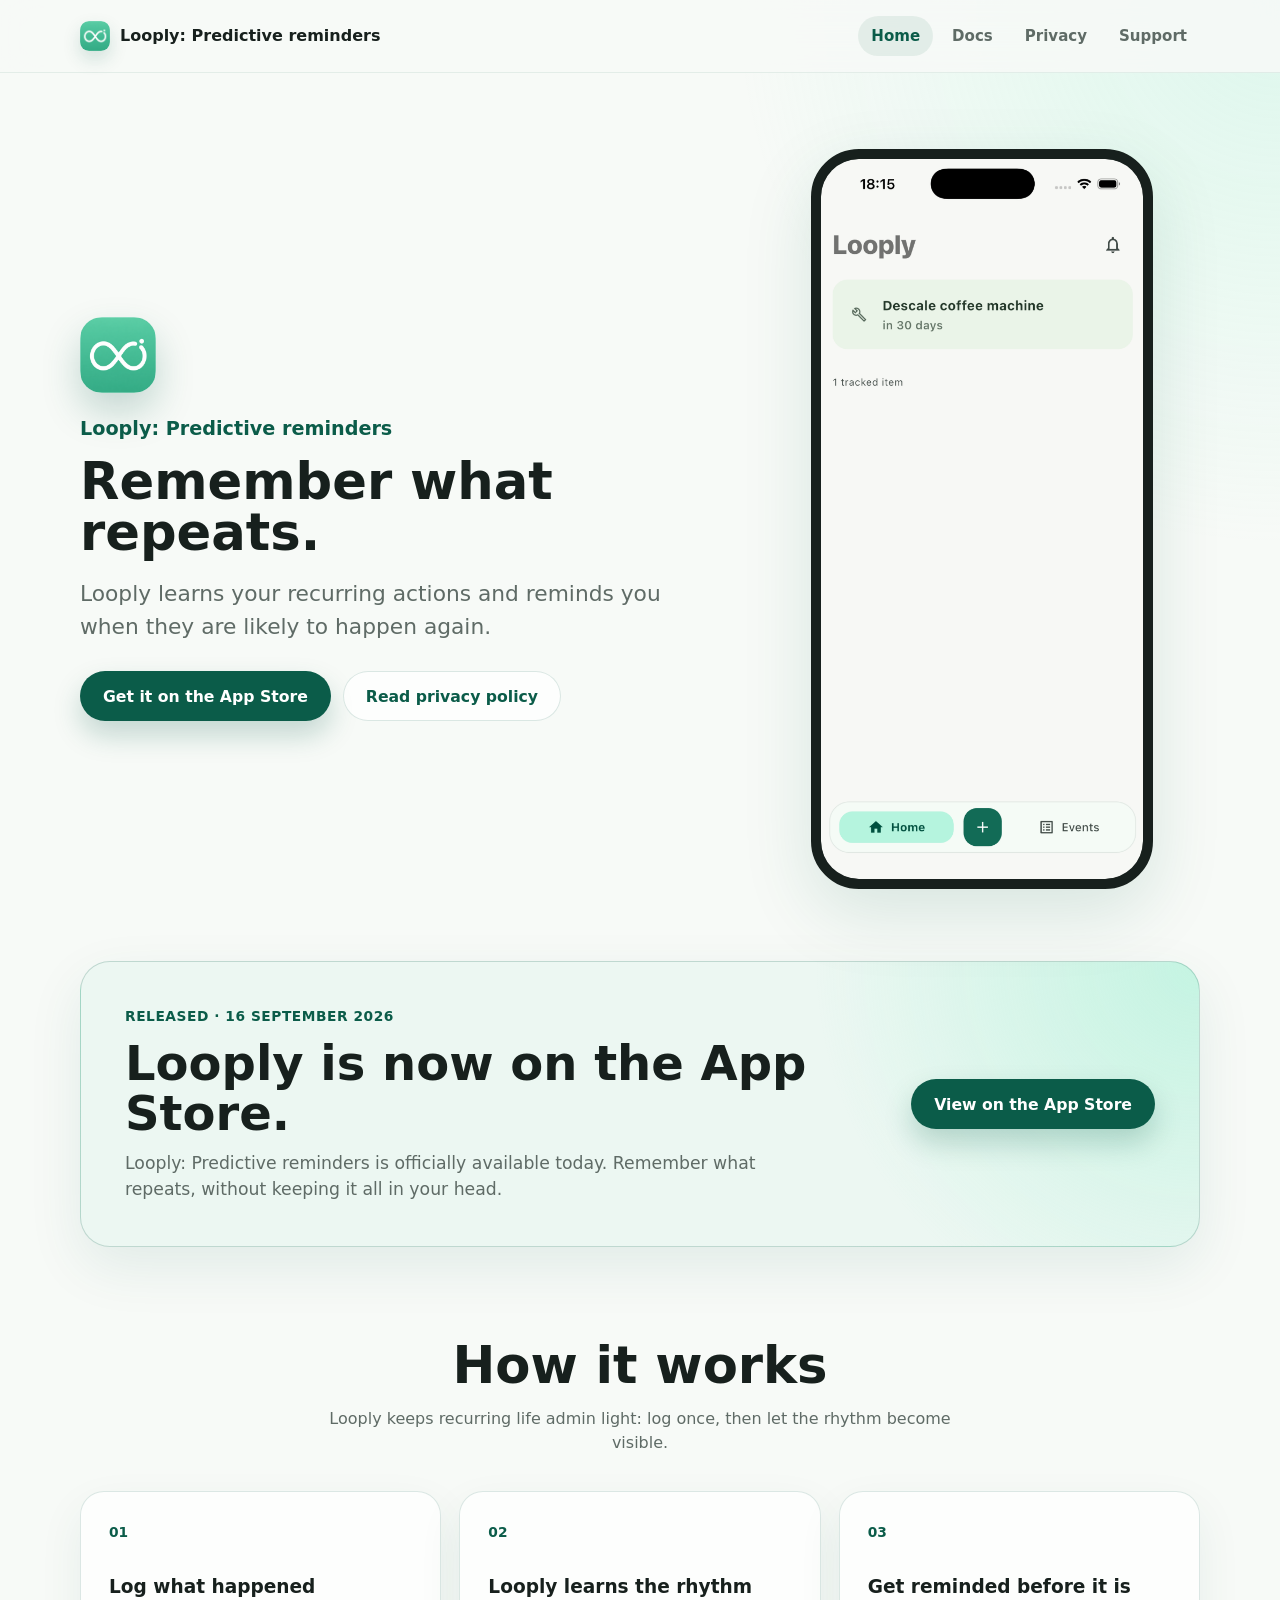
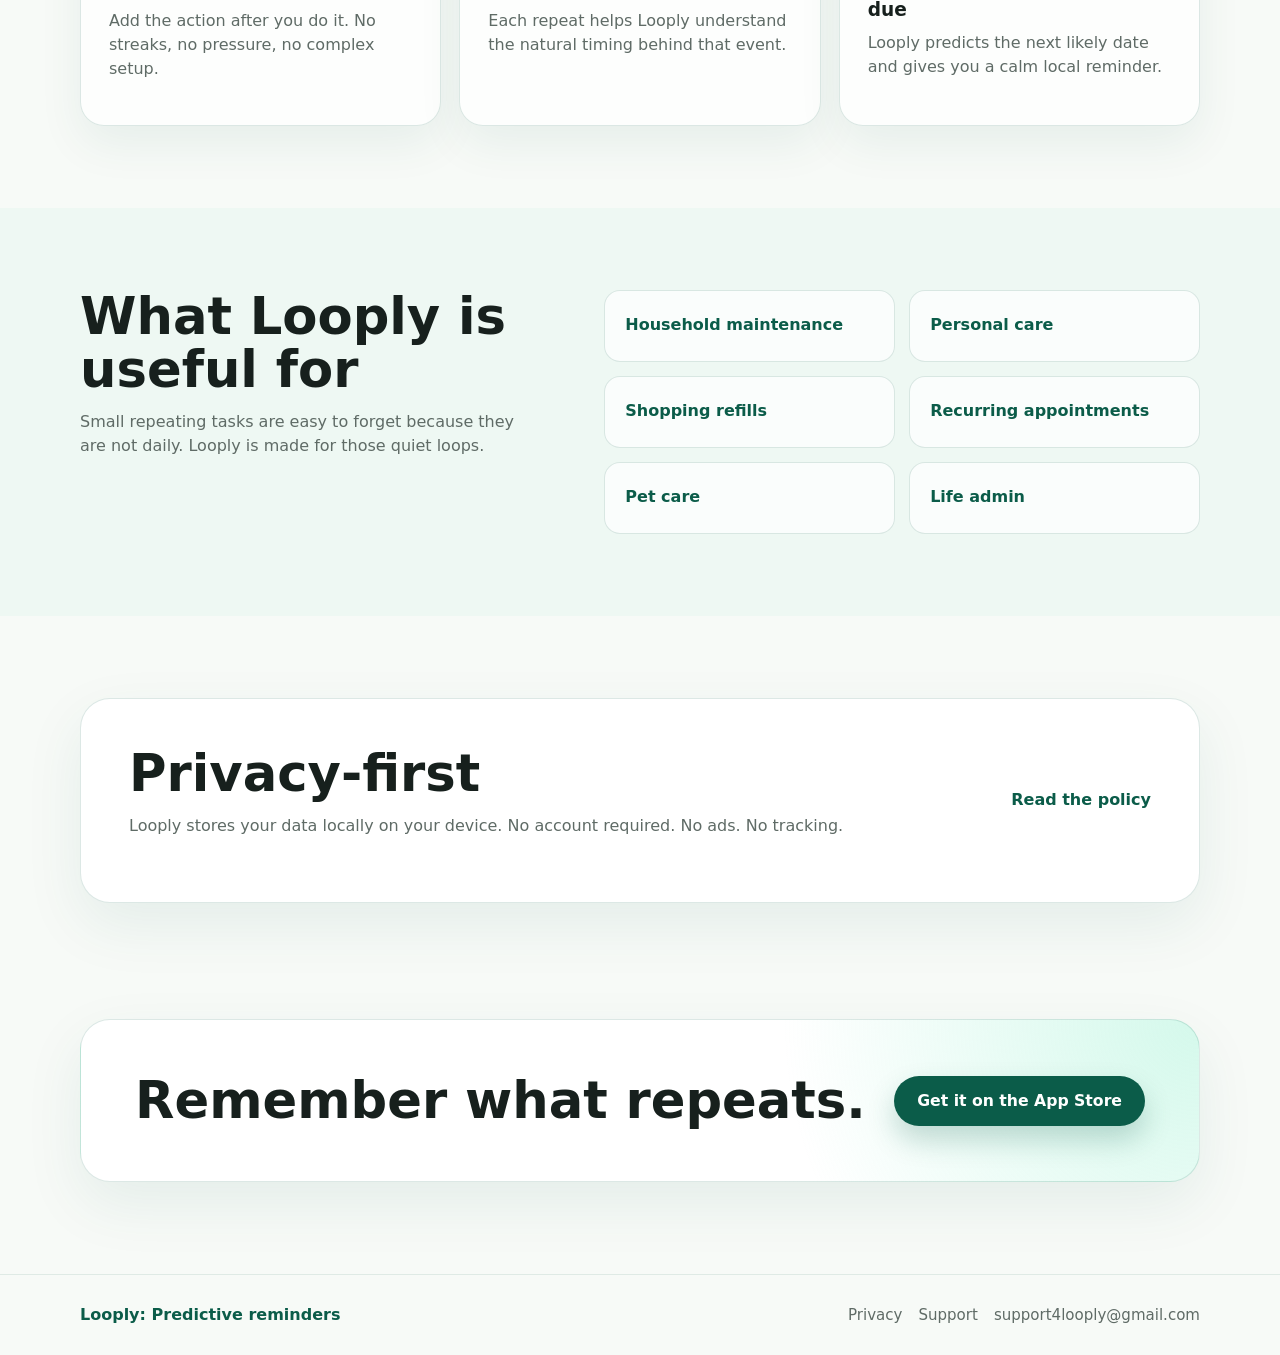
<file: index.html>
<!doctype html>
<html lang="en">
  <head>
    <meta charset="utf-8">
    <meta name="viewport" content="width=device-width, initial-scale=1">
    <meta
      name="description"
      content="Looply: Predictive reminders is a calm iPhone app that learns what repeats and reminds you when it is likely to happen again."
    >
    <title>Looply: Predictive reminders — Remember what repeats</title>
    <link rel="stylesheet" href="styles.css">
  </head>
  <body>
    <header class="site-header">
      <nav class="nav container" aria-label="Main navigation">
        <a class="brand" href="index.html" aria-label="Looply: Predictive reminders home">
          <img class="brand-mark" src="assets/looply-app-icon.png" alt="" width="30" height="30">
          <span>Looply: Predictive reminders</span>
        </a>
        <div class="nav-links">
          <a href="index.html" aria-current="page">Home</a>
          <a href="docs.html">Docs</a>
          <a href="privacy.html">Privacy</a>
          <a href="support.html">Support</a>
        </div>
      </nav>
    </header>

    <main>
      <section class="hero">
        <div class="container hero-grid">
          <div class="hero-copy">
            <img class="app-icon" src="assets/looply-app-icon.png" alt="Looply app icon" width="76" height="76">
            <p class="app-name">Looply: Predictive reminders</p>
            <h1>Remember what repeats.</h1>
            <p class="hero-subtitle">
              Looply learns your recurring actions and reminds you when they are
              likely to happen again.
            </p>
            <div class="actions" aria-label="Primary actions">
              <a class="button button-primary" href="https://apps.apple.com/app/looply/id6785545209" target="_blank" rel="noopener">Get it on the App Store</a>
              <a class="button button-secondary" href="privacy.html">Read privacy policy</a>
            </div>
          </div>

          <div class="phone-wrap" aria-label="Looply app preview">
            <div class="phone">
              <img
                class="phone-screenshot"
                src="assets/looply-home-screenshot.png"
                alt="Looply home screen showing a reminder to descale a coffee machine in 30 days"
                width="1242"
                height="2688"
              >
            </div>
          </div>
        </div>
      </section>

      <section class="release-announcement" id="release" aria-labelledby="release-title">
        <div class="container">
          <div class="release-card">
            <div>
              <p class="release-kicker">Released · 16 September 2026</p>
              <h2 id="release-title">Looply is now on the App Store.</h2>
              <p>
                Looply: Predictive reminders is officially available today.
                Remember what repeats, without keeping it all in your head.
              </p>
            </div>
            <a class="button button-primary" href="https://apps.apple.com/app/looply/id6785545209" target="_blank" rel="noopener">View on the App Store</a>
          </div>
        </div>
      </section>

      <section class="section" aria-labelledby="how-it-works">
        <div class="container">
          <div class="section-heading">
            <h2 id="how-it-works">How it works</h2>
            <p>Looply keeps recurring life admin light: log once, then let the rhythm become visible.</p>
          </div>
          <div class="card-grid three">
            <article class="card">
              <span class="step-number">01</span>
              <h3>Log what happened</h3>
              <p>Add the action after you do it. No streaks, no pressure, no complex setup.</p>
            </article>
            <article class="card">
              <span class="step-number">02</span>
              <h3>Looply learns the rhythm</h3>
              <p>Each repeat helps Looply understand the natural timing behind that event.</p>
            </article>
            <article class="card">
              <span class="step-number">03</span>
              <h3>Get reminded before it is due</h3>
              <p>Looply predicts the next likely date and gives you a calm local reminder.</p>
            </article>
          </div>
        </div>
      </section>

      <section class="section section-soft" aria-labelledby="useful-for">
        <div class="container split-section">
          <div class="section-heading align-left">
            <h2 id="useful-for">What Looply is useful for</h2>
            <p>
              Small repeating tasks are easy to forget because they are not daily.
              Looply is made for those quiet loops.
            </p>
          </div>
          <ul class="use-list" aria-label="Looply use cases">
            <li>Household maintenance</li>
            <li>Personal care</li>
            <li>Shopping refills</li>
            <li>Recurring appointments</li>
            <li>Pet care</li>
            <li>Life admin</li>
          </ul>
        </div>
      </section>

      <section class="section" aria-labelledby="privacy-first">
        <div class="container privacy-panel">
          <div>
            <h2 id="privacy-first">Privacy-first</h2>
            <p>
              Looply stores your data locally on your device. No account required.
              No ads. No tracking.
            </p>
          </div>
          <a class="text-link" href="privacy.html">Read the policy</a>
        </div>
      </section>

      <section class="final-cta" aria-labelledby="final-cta-title">
        <div class="container final-cta-inner">
          <h2 id="final-cta-title">Remember what repeats.</h2>
          <a class="button button-primary" href="https://apps.apple.com/app/looply/id6785545209" target="_blank" rel="noopener">Get it on the App Store</a>
        </div>
      </section>
    </main>

    <footer class="site-footer">
      <div class="container footer-inner">
        <p>Looply: Predictive reminders</p>
        <div class="footer-links">
          <a href="privacy.html">Privacy</a>
          <a href="support.html">Support</a>
          <a href="mailto:support4looply@gmail.com">support4looply@gmail.com</a>
        </div>
      </div>
    </footer>
  </body>
</html>
</file>
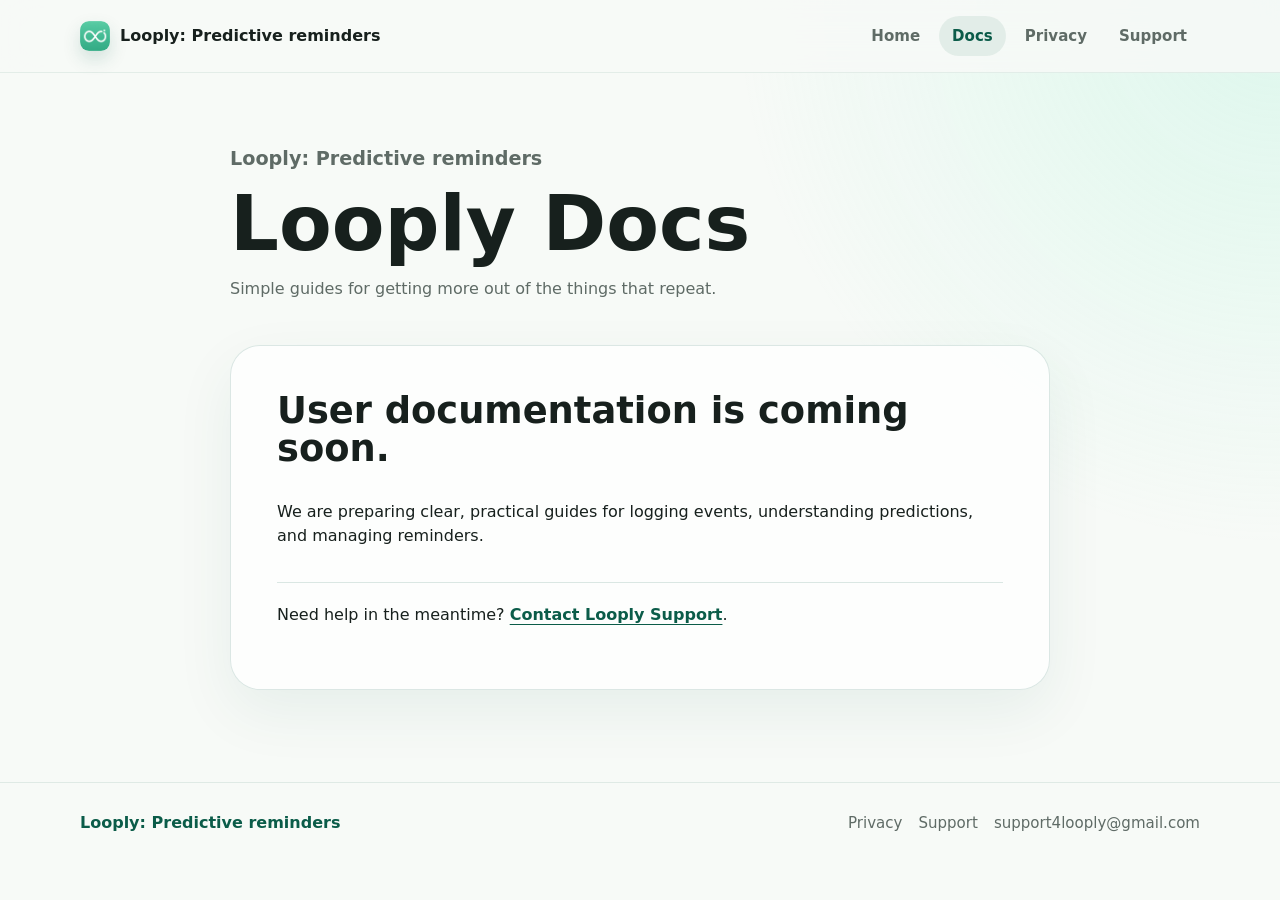
<file: docs.html>
<!doctype html>
<html lang="en">
  <head>
    <meta charset="utf-8">
    <meta name="viewport" content="width=device-width, initial-scale=1">
    <meta
      name="description"
      content="User documentation for Looply: Predictive reminders."
    >
    <title>Docs — Looply: Predictive reminders</title>
    <link rel="stylesheet" href="styles.css">
  </head>
  <body>
    <header class="site-header">
      <nav class="nav container" aria-label="Main navigation">
        <a class="brand" href="index.html" aria-label="Looply: Predictive reminders home">
          <img class="brand-mark" src="assets/looply-app-icon.png" alt="" width="30" height="30">
          <span>Looply: Predictive reminders</span>
        </a>
        <div class="nav-links">
          <a href="index.html">Home</a>
          <a href="docs.html" aria-current="page">Docs</a>
          <a href="privacy.html">Privacy</a>
          <a href="support.html">Support</a>
        </div>
      </nav>
    </header>

    <main class="page-main">
      <div class="container content-page">
        <header class="page-header">
          <p class="app-name">Looply: Predictive reminders</p>
          <h1>Looply Docs</h1>
          <p>Simple guides for getting more out of the things that repeat.</p>
        </header>

        <section class="faq" aria-labelledby="docs-title">
          <h2 id="docs-title">User documentation is coming soon.</h2>
          <p class="faq-item">We are preparing clear, practical guides for logging events, understanding predictions, and managing reminders.</p>
          <p class="faq-item">Need help in the meantime? <a href="mailto:support4looply@gmail.com">Contact Looply Support</a>.</p>
        </section>
      </div>
    </main>

    <footer class="site-footer">
      <div class="container footer-inner">
        <p>Looply: Predictive reminders</p>
        <div class="footer-links">
          <a href="privacy.html">Privacy</a>
          <a href="support.html">Support</a>
          <a href="mailto:support4looply@gmail.com">support4looply@gmail.com</a>
        </div>
      </div>
    </footer>
  </body>
</html>
</file>
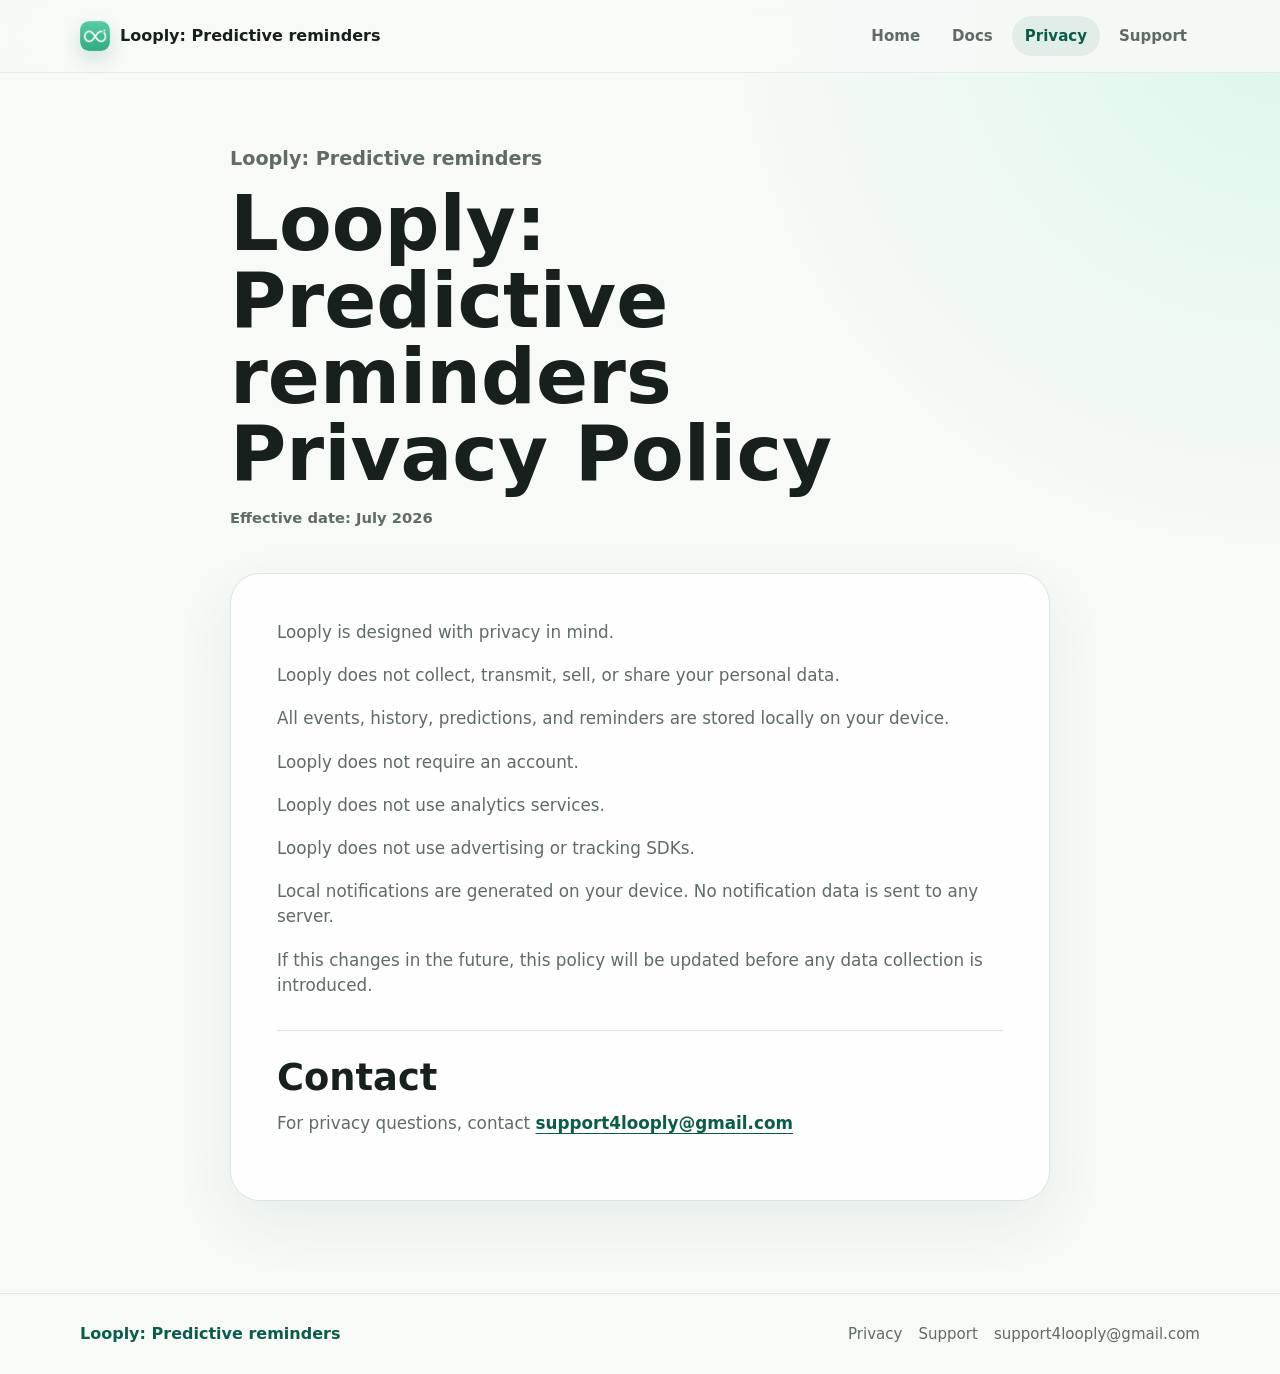
<file: privacy.html>
<!doctype html>
<html lang="en">
  <head>
    <meta charset="utf-8">
    <meta name="viewport" content="width=device-width, initial-scale=1">
    <meta
      name="description"
      content="Looply: Predictive reminders privacy policy. The app is designed with privacy in mind and stores app data locally on your device."
    >
    <title>Privacy Policy — Looply: Predictive reminders</title>
    <link rel="stylesheet" href="styles.css">
  </head>
  <body>
    <header class="site-header">
      <nav class="nav container" aria-label="Main navigation">
        <a class="brand" href="index.html" aria-label="Looply: Predictive reminders home">
          <img class="brand-mark" src="assets/looply-app-icon.png" alt="" width="30" height="30">
          <span>Looply: Predictive reminders</span>
        </a>
        <div class="nav-links">
          <a href="index.html">Home</a>
          <a href="docs.html">Docs</a>
          <a href="privacy.html" aria-current="page">Privacy</a>
          <a href="support.html">Support</a>
        </div>
      </nav>
    </header>

    <main class="page-main">
      <article class="container content-page">
        <header class="page-header">
          <p class="app-name">Looply: Predictive reminders</p>
          <h1>Looply: Predictive reminders Privacy Policy</h1>
          <p class="effective-date">Effective date: July 2026</p>
        </header>

        <div class="policy-copy">
          <p>Looply is designed with privacy in mind.</p>
          <p>Looply does not collect, transmit, sell, or share your personal data.</p>
          <p>All events, history, predictions, and reminders are stored locally on your device.</p>
          <p>Looply does not require an account.</p>
          <p>Looply does not use analytics services.</p>
          <p>Looply does not use advertising or tracking SDKs.</p>
          <p>
            Local notifications are generated on your device. No notification data
            is sent to any server.
          </p>
          <p>
            If this changes in the future, this policy will be updated before any
            data collection is introduced.
          </p>

          <section aria-labelledby="contact-title">
            <h2 id="contact-title">Contact</h2>
            <p>
              For privacy questions, contact
              <a href="mailto:support4looply@gmail.com">support4looply@gmail.com</a>
            </p>
          </section>
        </div>
      </article>
    </main>

    <footer class="site-footer">
      <div class="container footer-inner">
        <p>Looply: Predictive reminders</p>
        <div class="footer-links">
          <a href="privacy.html">Privacy</a>
          <a href="support.html">Support</a>
          <a href="mailto:support4looply@gmail.com">support4looply@gmail.com</a>
        </div>
      </div>
    </footer>
  </body>
</html>
</file>
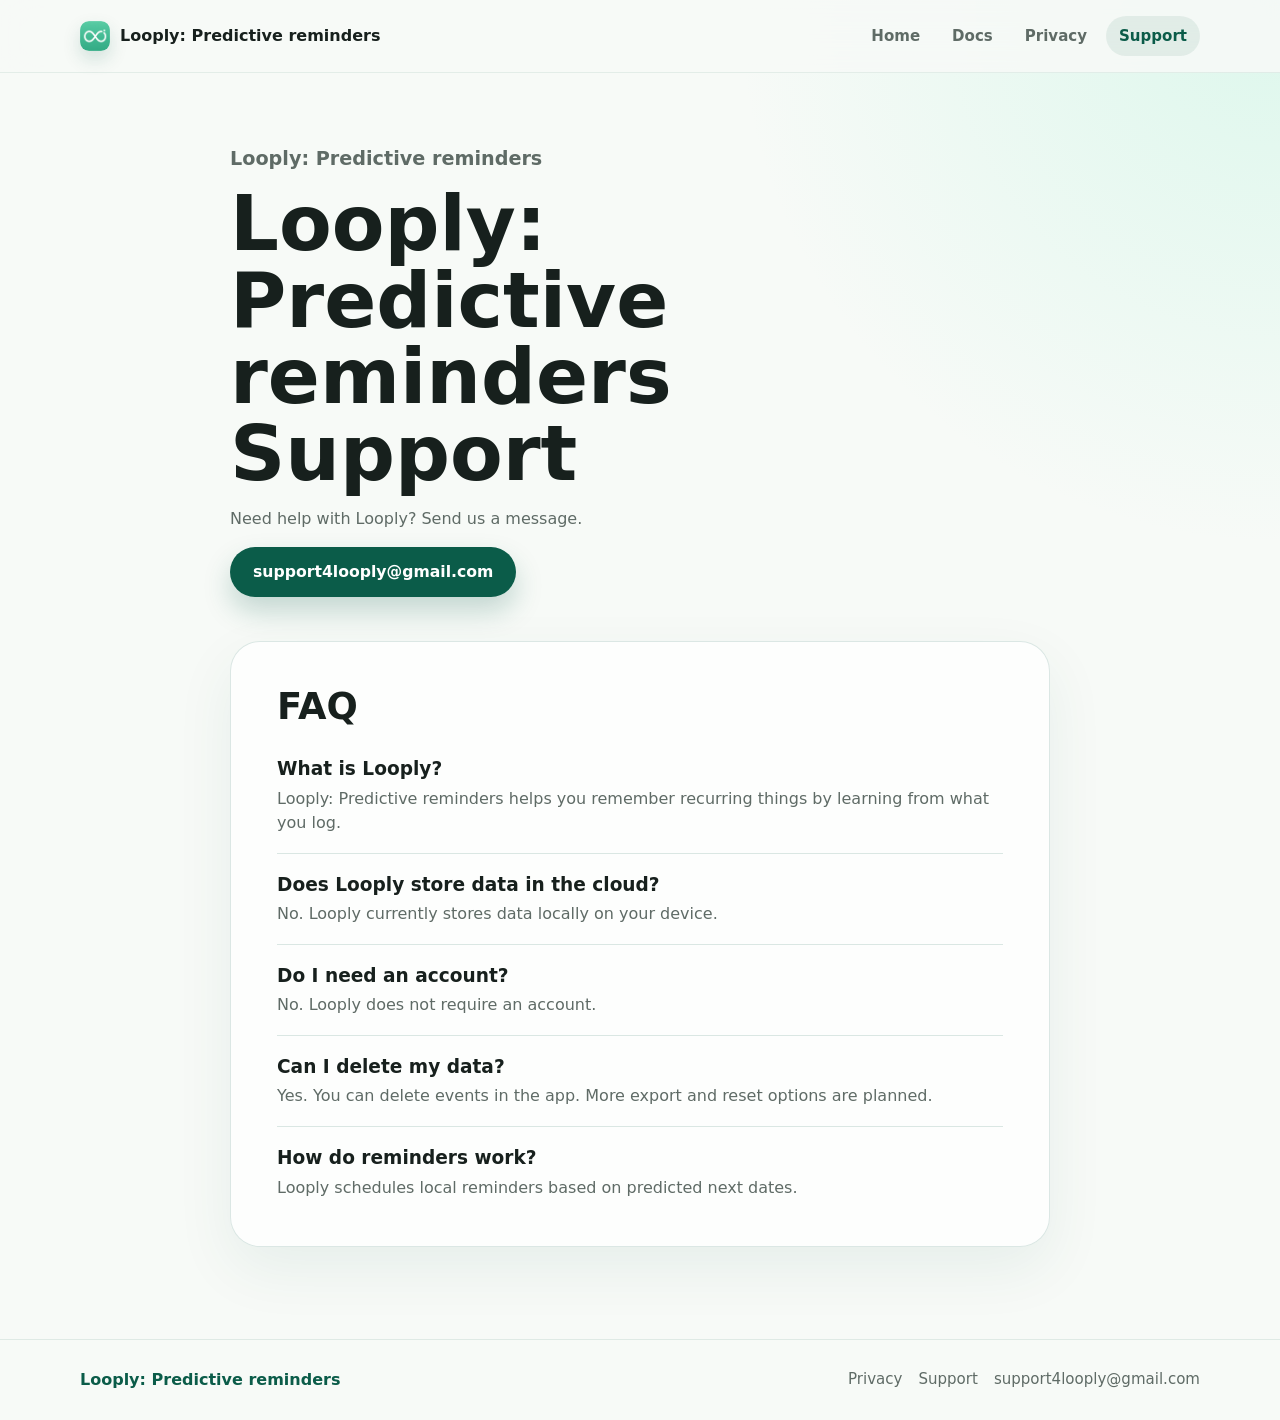
<file: support.html>
<!doctype html>
<html lang="en">
  <head>
    <meta charset="utf-8">
    <meta name="viewport" content="width=device-width, initial-scale=1">
    <meta
      name="description"
      content="Get support for Looply: Predictive reminders, a calm iPhone app for remembering recurring things."
    >
    <title>Support — Looply: Predictive reminders</title>
    <link rel="stylesheet" href="styles.css">
  </head>
  <body>
    <header class="site-header">
      <nav class="nav container" aria-label="Main navigation">
        <a class="brand" href="index.html" aria-label="Looply: Predictive reminders home">
          <img class="brand-mark" src="assets/looply-app-icon.png" alt="" width="30" height="30">
          <span>Looply: Predictive reminders</span>
        </a>
        <div class="nav-links">
          <a href="index.html">Home</a>
          <a href="docs.html">Docs</a>
          <a href="privacy.html">Privacy</a>
          <a href="support.html" aria-current="page">Support</a>
        </div>
      </nav>
    </header>

    <main class="page-main">
      <div class="container content-page">
        <header class="page-header">
          <p class="app-name">Looply: Predictive reminders</p>
          <h1>Looply: Predictive reminders Support</h1>
          <p>Need help with Looply? Send us a message.</p>
          <p>
            <a class="button button-primary" href="mailto:support4looply@gmail.com">support4looply@gmail.com</a>
          </p>
        </header>

        <section class="faq" aria-labelledby="faq-title">
          <h2 id="faq-title">FAQ</h2>

          <div class="faq-item">
            <h3>What is Looply?</h3>
            <p>Looply: Predictive reminders helps you remember recurring things by learning from what you log.</p>
          </div>

          <div class="faq-item">
            <h3>Does Looply store data in the cloud?</h3>
            <p>No. Looply currently stores data locally on your device.</p>
          </div>

          <div class="faq-item">
            <h3>Do I need an account?</h3>
            <p>No. Looply does not require an account.</p>
          </div>

          <div class="faq-item">
            <h3>Can I delete my data?</h3>
            <p>Yes. You can delete events in the app. More export and reset options are planned.</p>
          </div>

          <div class="faq-item">
            <h3>How do reminders work?</h3>
            <p>Looply schedules local reminders based on predicted next dates.</p>
          </div>
        </section>
      </div>
    </main>

    <footer class="site-footer">
      <div class="container footer-inner">
        <p>Looply: Predictive reminders</p>
        <div class="footer-links">
          <a href="privacy.html">Privacy</a>
          <a href="support.html">Support</a>
          <a href="mailto:support4looply@gmail.com">support4looply@gmail.com</a>
        </div>
      </div>
    </footer>
  </body>
</html>
</file>
<file: styles.css>
:root {
  --bg: #f7faf7;
  --surface: #ffffff;
  --surface-soft: #ecf7f2;
  --primary: #99f0d0;
  --primary-strong: #0b5c49;
  --text: #17201d;
  --muted: #5f6b66;
  --border: rgba(11, 92, 73, 0.14);
  --shadow: 0 24px 70px rgba(11, 92, 73, 0.13);
  --radius: 24px;
  --radius-sm: 16px;
  --container: 1120px;
}

* {
  box-sizing: border-box;
}

html {
  background: var(--bg);
  color: var(--text);
  font-family:
    Inter, ui-sans-serif, system-ui, -apple-system, BlinkMacSystemFont, "Segoe UI",
    sans-serif;
  line-height: 1.5;
  scroll-behavior: smooth;
}

body {
  margin: 0;
  min-width: 320px;
  background:
    radial-gradient(circle at top right, rgba(153, 240, 208, 0.28), transparent 34rem),
    var(--bg);
}

img,
svg {
  display: block;
  max-width: 100%;
}

a {
  color: inherit;
  text-decoration: none;
}

a:focus-visible,
button:focus-visible {
  outline: 3px solid rgba(11, 92, 73, 0.42);
  outline-offset: 4px;
}

.container {
  width: min(100% - 32px, var(--container));
  margin-inline: auto;
}

.site-header {
  position: sticky;
  top: 0;
  z-index: 10;
  background: rgba(247, 250, 247, 0.86);
  border-bottom: 1px solid rgba(11, 92, 73, 0.08);
  backdrop-filter: blur(18px);
}

.nav {
  display: flex;
  align-items: center;
  justify-content: space-between;
  gap: 24px;
  min-height: 72px;
}

.brand,
.nav-links,
.footer-links {
  display: flex;
  align-items: center;
}

.brand {
  gap: 10px;
  font-size: 1rem;
  font-weight: 760;
}

.brand-mark {
  width: 30px;
  height: 30px;
  border-radius: 9px;
  box-shadow: 0 8px 18px rgba(11, 92, 73, 0.16);
  object-fit: cover;
}

.nav-links {
  gap: 6px;
  color: var(--muted);
  font-size: 0.94rem;
  font-weight: 650;
}

.nav-links a {
  border-radius: 999px;
  padding: 9px 13px;
}

.nav-links a:hover,
.nav-links a[aria-current="page"] {
  background: rgba(11, 92, 73, 0.08);
  color: var(--primary-strong);
}

.hero {
  padding: 76px 0 72px;
}

.hero-grid {
  display: grid;
  grid-template-columns: minmax(0, 1.04fr) minmax(300px, 0.76fr);
  align-items: center;
  gap: clamp(44px, 7vw, 92px);
}

.hero-copy {
  max-width: 650px;
}

.app-icon {
  width: 76px;
  height: 76px;
  margin-bottom: 22px;
  border-radius: 22px;
  object-fit: cover;
  box-shadow: 0 18px 38px rgba(11, 92, 73, 0.22);
}

.app-name {
  margin: 0 0 12px;
  color: var(--primary-strong);
  font-size: clamp(1.1rem, 1.5vw, 1.35rem);
  font-weight: 780;
}

.effective-date {
  margin: 0 0 12px;
  color: var(--primary-strong);
  font-size: 0.92rem;
  font-weight: 780;
}

h1,
h2,
h3,
p {
  margin-top: 0;
}

h1 {
  max-width: 760px;
  margin-bottom: 20px;
  font-size: clamp(2.25rem, 4vw, 3.5rem);
  line-height: 1;
  font-weight: 820;
}

h2 {
  margin-bottom: 14px;
  font-size: clamp(2rem, 4vw, 3.3rem);
  line-height: 1.04;
  font-weight: 790;
}

h3 {
  margin-bottom: 10px;
  font-size: 1.16rem;
  line-height: 1.2;
}

.hero-subtitle,
.section-heading p,
.page-header p,
.policy-copy p,
.faq-item p,
.card p,
.privacy-panel p,
.release-card p {
  color: var(--muted);
}

.hero-subtitle {
  max-width: 620px;
  margin-bottom: 28px;
  font-size: clamp(1.12rem, 2.3vw, 1.36rem);
}

.actions {
  display: flex;
  flex-wrap: wrap;
  gap: 12px;
}

.button {
  display: inline-flex;
  align-items: center;
  justify-content: center;
  min-height: 50px;
  border: 1px solid transparent;
  border-radius: 999px;
  padding: 0 22px;
  font-size: 0.98rem;
  font-weight: 760;
  transition:
    transform 160ms ease,
    box-shadow 160ms ease,
    background 160ms ease;
}

.button:hover {
  transform: translateY(-1px);
}

.button-primary {
  background: var(--primary-strong);
  color: #ffffff;
  box-shadow: 0 14px 28px rgba(11, 92, 73, 0.22);
}

.button-primary:hover {
  background: #084937;
}

.button-secondary {
  background: rgba(255, 255, 255, 0.72);
  border-color: var(--border);
  color: var(--primary-strong);
}

.button-secondary:hover {
  background: #ffffff;
  box-shadow: 0 12px 30px rgba(11, 92, 73, 0.1);
}

.phone-wrap {
  display: flex;
  justify-content: center;
}

.phone {
  position: relative;
  width: min(100%, 342px);
  aspect-ratio: 1242 / 2688;
  overflow: hidden;
  border: 10px solid #17201d;
  border-radius: 48px;
  background: #17201d;
  box-shadow: var(--shadow);
}

.phone::before {
  content: "";
  position: absolute;
  inset: -5px;
  z-index: -1;
  border-radius: 54px;
  background: linear-gradient(145deg, rgba(153, 240, 208, 0.7), rgba(11, 92, 73, 0.08));
}

.phone-screenshot {
  display: block;
  width: 100%;
  height: 100%;
  border-radius: 37px;
  object-fit: cover;
}

.release-announcement {
  padding: 0 0 10px;
}

.release-card {
  display: flex;
  align-items: center;
  justify-content: space-between;
  gap: 28px;
  border: 1px solid rgba(11, 92, 73, 0.2);
  border-radius: 30px;
  padding: clamp(26px, 5vw, 44px);
  background:
    radial-gradient(circle at top right, rgba(153, 240, 208, 0.48), transparent 24rem),
    var(--surface-soft);
  box-shadow: 0 20px 55px rgba(11, 92, 73, 0.09);
}

.release-card h2 {
  margin-bottom: 12px;
  max-width: 720px;
  font-size: clamp(1.9rem, 4vw, 3rem);
}

.release-card p:last-child {
  max-width: 680px;
  margin-bottom: 0;
  font-size: 1.08rem;
}

.release-kicker {
  margin-bottom: 12px;
  color: var(--primary-strong) !important;
  font-size: 0.86rem;
  font-weight: 820;
  letter-spacing: 0.04em;
  text-transform: uppercase;
}

.release-card .button {
  flex: 0 0 auto;
  white-space: nowrap;
}

.section {
  padding: 82px 0;
}

.section-soft {
  background: rgba(236, 247, 242, 0.76);
}

.section-heading {
  max-width: 680px;
  margin: 0 auto 36px;
  text-align: center;
}

.section-heading.align-left {
  margin: 0;
  text-align: left;
}

.card-grid {
  display: grid;
  gap: 18px;
}

.card-grid.three {
  grid-template-columns: repeat(3, minmax(0, 1fr));
}

.card {
  border: 1px solid var(--border);
  border-radius: var(--radius);
  padding: 28px;
  background: rgba(255, 255, 255, 0.76);
  box-shadow: 0 18px 46px rgba(11, 92, 73, 0.07);
}

.step-number {
  display: inline-block;
  margin-bottom: 34px;
  color: var(--primary-strong);
  font-size: 0.86rem;
  font-weight: 820;
}

.split-section {
  display: grid;
  grid-template-columns: 0.85fr 1.15fr;
  align-items: start;
  gap: clamp(32px, 7vw, 84px);
}

.use-list {
  display: grid;
  grid-template-columns: repeat(2, minmax(0, 1fr));
  gap: 14px;
  margin: 0;
  padding: 0;
  list-style: none;
}

.use-list li {
  min-height: 72px;
  border: 1px solid var(--border);
  border-radius: var(--radius-sm);
  padding: 22px 20px;
  background: rgba(255, 255, 255, 0.72);
  color: var(--primary-strong);
  font-weight: 760;
}

.privacy-panel,
.final-cta-inner {
  border: 1px solid var(--border);
  border-radius: 30px;
  background: var(--surface);
  box-shadow: 0 22px 60px rgba(11, 92, 73, 0.08);
}

.privacy-panel {
  display: flex;
  align-items: center;
  justify-content: space-between;
  gap: 24px;
  padding: clamp(28px, 5vw, 48px);
}

.privacy-panel h2,
.privacy-panel p {
  max-width: 720px;
}

.text-link {
  flex: 0 0 auto;
  color: var(--primary-strong);
  font-weight: 780;
}

.text-link:hover {
  text-decoration: underline;
  text-underline-offset: 4px;
}

.final-cta {
  padding: 34px 0 92px;
}

.final-cta-inner {
  display: flex;
  align-items: center;
  justify-content: space-between;
  gap: 24px;
  padding: clamp(30px, 5vw, 54px);
  background:
    radial-gradient(circle at top right, rgba(153, 240, 208, 0.42), transparent 26rem),
    #ffffff;
}

.final-cta h2 {
  margin: 0;
}

.site-footer {
  border-top: 1px solid rgba(11, 92, 73, 0.1);
  padding: 28px 0;
  color: var(--muted);
}

.footer-inner {
  display: flex;
  align-items: center;
  justify-content: space-between;
  gap: 24px;
}

.footer-inner p {
  margin: 0;
  color: var(--primary-strong);
  font-weight: 780;
}

.footer-links {
  flex-wrap: wrap;
  justify-content: flex-end;
  gap: 16px;
  font-size: 0.94rem;
}

.footer-links a:hover {
  color: var(--primary-strong);
}

.page-main {
  padding: 72px 0 92px;
}

.content-page {
  max-width: 820px;
}

.page-header {
  margin-bottom: 44px;
}

.page-header h1 {
  margin-bottom: 14px;
  font-size: clamp(2.6rem, 7vw, 4.8rem);
}

.policy-copy,
.faq {
  border: 1px solid var(--border);
  border-radius: 30px;
  padding: clamp(26px, 5vw, 46px);
  background: rgba(255, 255, 255, 0.78);
  box-shadow: 0 22px 60px rgba(11, 92, 73, 0.07);
}

.policy-copy p {
  margin-bottom: 18px;
  font-size: 1.05rem;
}

.policy-copy section {
  margin-top: 32px;
  padding-top: 28px;
  border-top: 1px solid var(--border);
}

.policy-copy h2,
.faq h2 {
  font-size: clamp(1.7rem, 4vw, 2.3rem);
}

.policy-copy a,
.page-header a:not(.button),
.faq a {
  color: var(--primary-strong);
  font-weight: 760;
  text-decoration: underline;
  text-underline-offset: 4px;
}

.faq {
  display: grid;
  gap: 18px;
}

.faq-item {
  border-top: 1px solid var(--border);
  padding-top: 20px;
}

.faq-item:first-of-type {
  border-top: 0;
  padding-top: 0;
}

.faq-item h3 {
  margin-bottom: 6px;
}

.faq-item p {
  margin-bottom: 0;
}

@media (max-width: 860px) {
  .hero {
    padding-top: 50px;
  }

  .hero-grid,
  .split-section,
  .card-grid.three {
    grid-template-columns: 1fr;
  }

  .hero-copy {
    max-width: none;
  }

  .phone {
    width: min(100%, 330px);
  }

  .privacy-panel,
  .release-card,
  .final-cta-inner,
  .footer-inner {
    align-items: flex-start;
    flex-direction: column;
  }

  .footer-links {
    justify-content: flex-start;
  }
}

@media (max-width: 560px) {
  .container {
    width: min(100% - 24px, var(--container));
  }

  .nav {
    align-items: flex-start;
    flex-direction: column;
    justify-content: center;
    min-height: 98px;
    gap: 10px;
  }

  .nav-links {
    width: 100%;
    justify-content: space-between;
  }

  .nav-links a {
    padding: 8px 10px;
  }

  h1 {
    font-size: clamp(2.25rem, 10vw, 3rem);
  }

  .actions,
  .button {
    width: 100%;
  }

  .section {
    padding: 62px 0;
  }

  .use-list {
    grid-template-columns: 1fr;
  }

  .phone {
    border-width: 10px;
    border-radius: 42px;
  }

  .phone-screenshot {
    border-radius: 32px;
  }

  .policy-copy,
  .faq {
    border-radius: 24px;
  }
}
</file>
